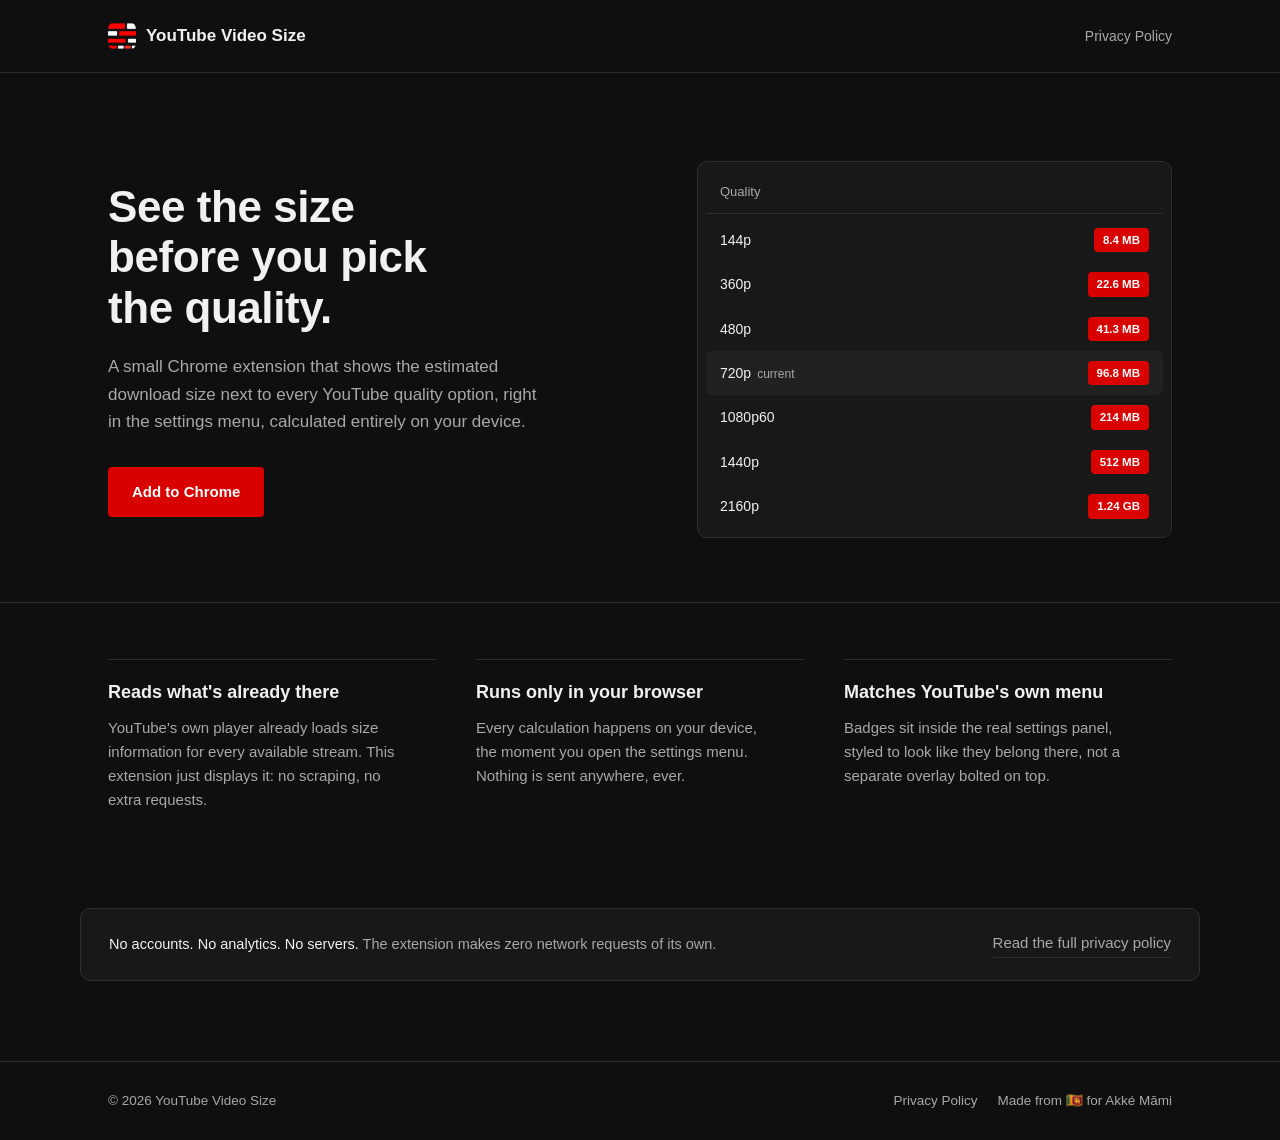
<file: index.html>
<!doctype html>
<html lang="en">
<head>
<meta charset="utf-8">
<meta name="viewport" content="width=device-width, initial-scale=1">
<title>YouTube Video Size | See the download size of every quality</title>
<meta name="description" content="A Chrome extension that shows the estimated file size next to every YouTube quality option. Runs entirely in your browser. No server, no data collection.">
<meta name="robots" content="index, follow">
<meta name="theme-color" content="#0f0f0f">
<link rel="canonical" href="https://ijasxyz.github.io/youtube-video-size/">

<meta property="og:type" content="website">
<meta property="og:title" content="YouTube Video Size | See the download size of every quality">
<meta property="og:description" content="A Chrome extension that shows the estimated file size next to every YouTube quality option. Runs entirely in your browser. No server, no data collection.">
<meta property="og:url" content="https://ijasxyz.github.io/youtube-video-size/">
<meta property="og:image" content="https://ijasxyz.github.io/youtube-video-size/assets/images/640x400.png">
<meta property="og:image:width" content="640">
<meta property="og:image:height" content="400">
<meta name="twitter:card" content="summary_large_image">
<meta name="twitter:title" content="YouTube Video Size | See the download size of every quality">
<meta name="twitter:description" content="A Chrome extension that shows the estimated file size next to every YouTube quality option.">
<meta name="twitter:image" content="https://ijasxyz.github.io/youtube-video-size/assets/images/640x400.png">

<link rel="icon" type="image/png" href="assets/images/icon48.png">
<link rel="stylesheet" href="assets/css/styles.css">
<script type="application/ld+json">
{
  "@context": "https://schema.org",
  "@type": "SoftwareApplication",
  "name": "YouTube Video Size",
  "applicationCategory": "BrowserApplication",
  "operatingSystem": "Chrome",
  "description": "Shows the estimated file size next to every YouTube quality option, entirely client-side.",
  "offers": {
    "@type": "Offer",
    "price": "0",
    "priceCurrency": "USD"
  }
}
</script>
</head>
<body>

<nav class="site-nav">
  <div class="wrap">
    <a class="brand" href="index.html">
      <img src="assets/images/icon48.png" width="28" height="28" alt="">
      YouTube Video Size
    </a>
    <div class="nav-links">
      <a href="privacy-policy.html">Privacy Policy</a>
    </div>
  </div>
</nav>

<header class="hero">
  <div class="wrap">
    <div>
      <h1>See the size before you pick the quality.</h1>
      <p class="lead">A small Chrome extension that shows the estimated download size next to every YouTube quality option, right in the settings menu, calculated entirely on your device.</p>
      <div class="cta-row">
        <a class="btn-primary" href="https://chromewebstore.google.com/detail/youtube-video-size/ibmaneghljiadkbjpfmglflpbgfigkka" target="_blank" rel="noopener">Add to Chrome</a>
      </div>
    </div>
    <div class="menu-mock" aria-hidden="true">
      <div class="menu-title">Quality</div>
      <div class="menu-row"><span class="label">144p</span><span class="size-pill">8.4 MB</span></div>
      <div class="menu-row"><span class="label">360p</span><span class="size-pill">22.6 MB</span></div>
      <div class="menu-row"><span class="label">480p</span><span class="size-pill">41.3 MB</span></div>
      <div class="menu-row is-current"><span class="label">720p<span class="sub">current</span></span><span class="size-pill">96.8 MB</span></div>
      <div class="menu-row"><span class="label">1080p60</span><span class="size-pill">214 MB</span></div>
      <div class="menu-row"><span class="label">1440p</span><span class="size-pill">512 MB</span></div>
      <div class="menu-row"><span class="label">2160p</span><span class="size-pill">1.24 GB</span></div>
    </div>
  </div>
</header>

<section class="features">
  <div class="wrap">
    <div class="feature">
      <h3>Reads what's already there</h3>
      <p>YouTube's own player already loads size information for every available stream. This extension just displays it: no scraping, no extra requests.</p>
    </div>
    <div class="feature">
      <h3>Runs only in your browser</h3>
      <p>Every calculation happens on your device, the moment you open the settings menu. Nothing is sent anywhere, ever.</p>
    </div>
    <div class="feature">
      <h3>Matches YouTube's own menu</h3>
      <p>Badges sit inside the real settings panel, styled to look like they belong there, not a separate overlay bolted on top.</p>
    </div>
  </div>
</section>

<section class="trust">
  <div class="wrap">
    <p><strong>No accounts. No analytics. No servers.</strong> The extension makes zero network requests of its own.</p>
    <a class="link-secondary" href="privacy-policy.html">Read the full privacy policy</a>
  </div>
</section>

<footer class="site-footer">
  <div class="wrap">
    <span>&copy; 2026 YouTube Video Size</span>
    <div class="foot-links">
      <a href="privacy-policy.html">Privacy Policy</a>
      <a href="https://ijas.xyz" target="_blank" rel="noopener">Made from 🇱🇰 for Akké Māmi</a>
    </div>
  </div>
</footer>

</body>
</html>
</file>
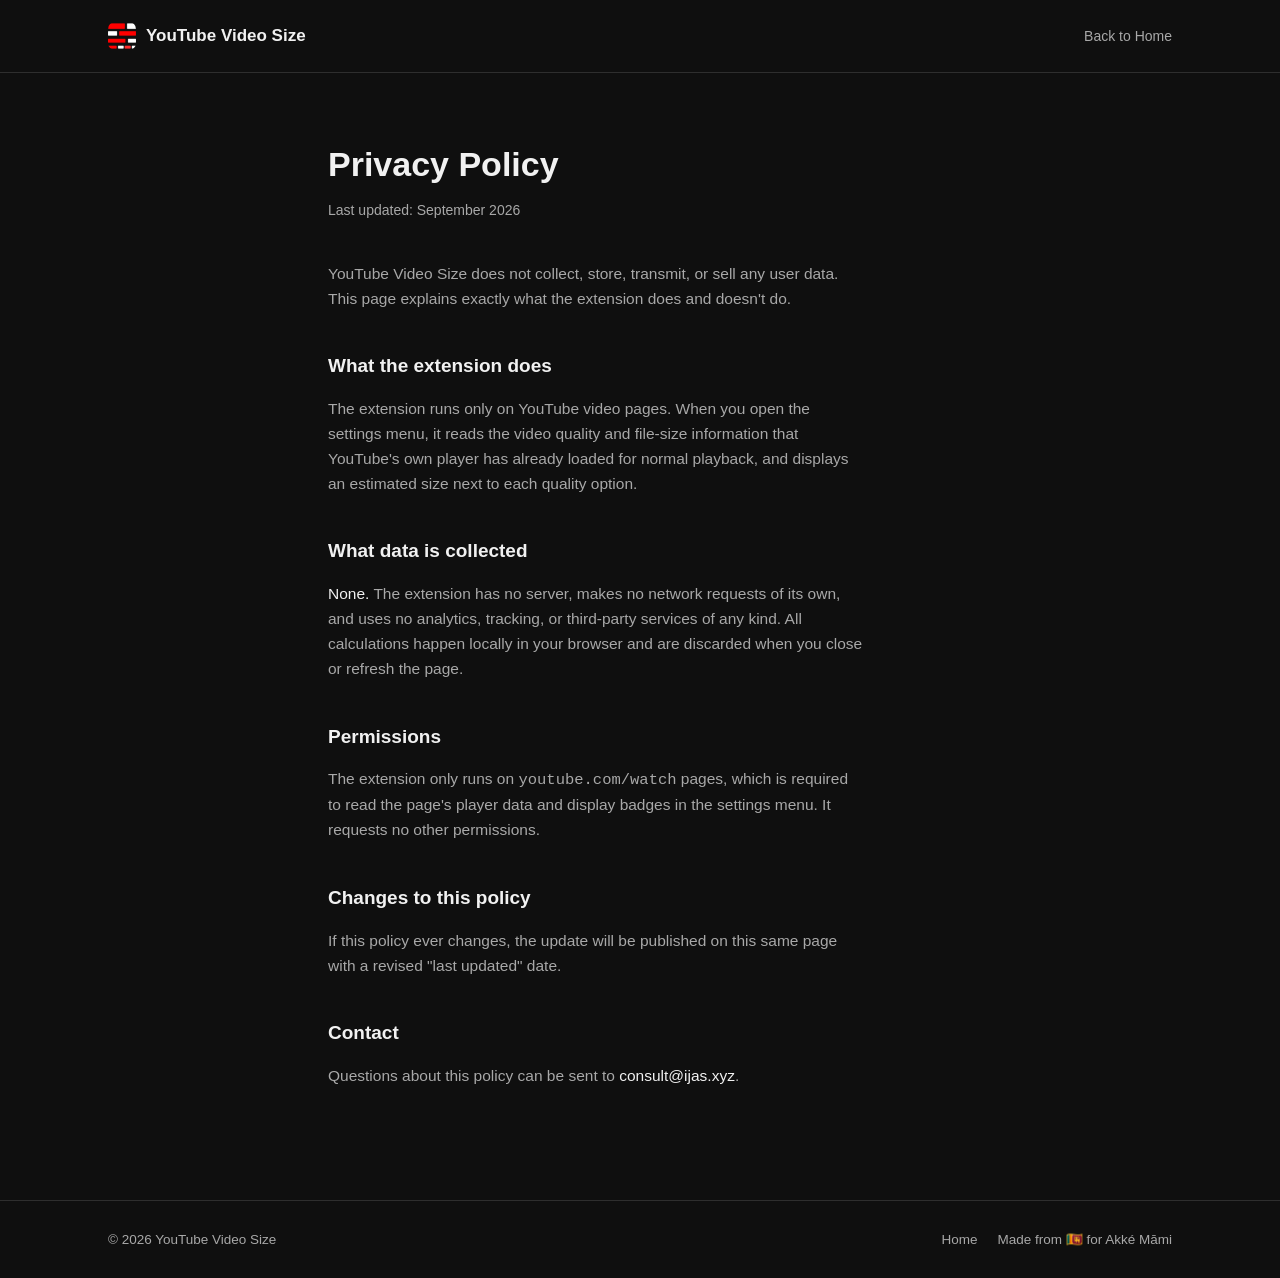
<file: privacy-policy.html>
<!doctype html>
<html lang="en">
<head>
<meta charset="utf-8">
<meta name="viewport" content="width=device-width, initial-scale=1">
<title>Privacy Policy | YouTube Video Size</title>
<meta name="description" content="Privacy policy for the YouTube Video Size Chrome extension. No data is collected, stored, or transmitted.">
<meta name="robots" content="index, follow">
<meta name="theme-color" content="#0f0f0f">
<link rel="canonical" href="https://ijasxyz.github.io/youtube-video-size/privacy-policy.html">
<meta property="og:type" content="website">
<meta property="og:title" content="Privacy Policy | YouTube Video Size">
<meta property="og:description" content="Privacy policy for the YouTube Video Size Chrome extension. No data is collected, stored, or transmitted.">
<meta property="og:url" content="https://ijasxyz.github.io/youtube-video-size/privacy-policy.html">
<meta property="og:image" content="https://ijasxyz.github.io/youtube-video-size/assets/images/640x400.png">
<meta property="og:image:width" content="640">
<meta property="og:image:height" content="400">
<meta name="twitter:card" content="summary_large_image">
<meta name="twitter:title" content="Privacy Policy | YouTube Video Size">
<meta name="twitter:image" content="https://ijasxyz.github.io/youtube-video-size/assets/images/640x400.png">
<link rel="icon" type="image/png" href="assets/images/icon48.png">
<link rel="stylesheet" href="assets/css/styles.css">
</head>
<body>
<nav class="site-nav">
  <div class="wrap">
    <a class="brand" href="index.html">
      <img src="assets/images/icon48.png" width="28" height="28" alt="">
      YouTube Video Size
    </a>
    <div class="nav-links">
      <a href="index.html">Back to Home</a>
    </div>
  </div>
</nav>
<main class="policy">
  <div class="wrap">
    <h1>Privacy Policy</h1>
    <p class="updated">Last updated: September 2026</p>
    <p>YouTube Video Size does not collect, store, transmit, or sell any user data. This page explains exactly what the extension does and doesn't do.</p>
    <h2>What the extension does</h2>
    <p>The extension runs only on YouTube video pages. When you open the settings menu, it reads the video quality and file-size information that YouTube's own player has already loaded for normal playback, and displays an estimated size next to each quality option.</p>
    <h2>What data is collected</h2>
    <p><strong>None.</strong> The extension has no server, makes no network requests of its own, and uses no analytics, tracking, or third-party services of any kind. All calculations happen locally in your browser and are discarded when you close or refresh the page.</p>
    <h2>Permissions</h2>
    <p>The extension only runs on <code>youtube.com/watch</code> pages, which is required to read the page's player data and display badges in the settings menu. It requests no other permissions.</p>
    <h2>Changes to this policy</h2>
    <p>If this policy ever changes, the update will be published on this same page with a revised "last updated" date.</p>
    <h2>Contact</h2>
    <p>Questions about this policy can be sent to <strong>consult@ijas.xyz</strong>.</p>
  </div>
</main>
<footer class="site-footer">
  <div class="wrap">
    <span>&copy; 2026 YouTube Video Size</span>
    <div class="foot-links">
      <a href="index.html">Home</a>
      <a href="https://ijas.xyz" target="_blank" rel="noopener">Made from 🇱🇰 for Akké Māmi</a>
    </div>
  </div>
</footer>
</body>
</html>
</file>
<file: assets/css/styles.css>
:root {
  --bg: #0f0f0f;
  --surface: #181818;
  --surface-2: #212121;
  --border: #2e2e2e;
  --text: #f1f1f1;
  --text-dim: #a8a8a8;
  --red: #ff0000;
  --red-dark: #d90000;
  --white: #ffffff;
  --radius-sm: 4px;
  --radius-md: 10px;
  --font-display: -apple-system, "Segoe UI", "Helvetica Neue", Arial, sans-serif;
  --font-body: -apple-system, "Segoe UI", Roboto, "Helvetica Neue", Arial, sans-serif;
  --content-width: 1120px;
}

* { box-sizing: border-box; }

html { color-scheme: dark; }

body {
  margin: 0;
  background: var(--bg);
  color: var(--text);
  font-family: var(--font-body);
  font-size: 16px;
  line-height: 1.6;
  -webkit-font-smoothing: antialiased;
}

@media (prefers-reduced-motion: reduce) {
  * { transition: none !important; animation: none !important; }
}

a {
  color: inherit;
  text-decoration: none;
}

a:focus-visible,
button:focus-visible {
  outline: 2px solid var(--red);
  outline-offset: 2px;
  border-radius: var(--radius-sm);
}

.wrap {
  max-width: var(--content-width);
  margin: 0 auto;
  padding: 0 28px;
}

/* Nav */
.site-nav {
  border-bottom: 1px solid var(--border);
}

.site-nav .wrap {
  display: flex;
  align-items: center;
  justify-content: space-between;
  height: 72px;
}

.brand {
  display: flex;
  align-items: center;
  gap: 10px;
  font-family: var(--font-display);
  font-weight: 600;
  font-size: 17px;
}

.brand img {
  width: 28px;
  height: 28px;
  border-radius: 7px;
  display: block;
}

.nav-links {
  display: flex;
  align-items: center;
  gap: 28px;
  font-size: 14px;
  color: var(--text-dim);
}

.nav-links a:hover {
  color: var(--text);
}

/* Hero */
.hero {
  padding: 88px 0 64px;
}

.hero .wrap {
  display: grid;
  grid-template-columns: 1.05fr 0.95fr;
  gap: 64px;
  align-items: center;
}

.hero h1 {
  font-family: var(--font-display);
  font-weight: 600;
  font-size: 44px;
  line-height: 1.15;
  letter-spacing: -0.01em;
  margin: 0 0 20px;
  max-width: 15ch;
}

.hero p.lead {
  color: var(--text-dim);
  font-size: 17px;
  max-width: 46ch;
  margin: 0 0 32px;
}

.cta-row {
  display: flex;
  align-items: center;
  gap: 24px;
  flex-wrap: wrap;
}

.btn-primary {
  display: inline-block;
  background: var(--red-dark);
  color: var(--white);
  font-weight: 600;
  font-size: 15px;
  padding: 13px 24px;
  border-radius: var(--radius-sm);
  transition: background-color 0.15s ease;
}

.btn-primary:hover {
  background: var(--red);
}

.link-secondary {
  font-size: 15px;
  color: var(--text-dim);
  border-bottom: 1px solid var(--border);
  padding-bottom: 2px;
  transition: color 0.15s ease, border-color 0.15s ease;
}

.link-secondary:hover {
  color: var(--text);
  border-color: var(--text-dim);
}

/* Mock player quality menu */
.menu-mock {
  background: var(--surface);
  border: 1px solid var(--border);
  border-radius: var(--radius-md);
  padding: 8px;
  font-size: 14px;
}

.menu-mock .menu-title {
  padding: 12px 14px 10px;
  font-size: 13px;
  color: var(--text-dim);
  border-bottom: 1px solid var(--border);
  margin-bottom: 4px;
}

.menu-row {
  display: flex;
  align-items: center;
  justify-content: space-between;
  padding: 10px 14px;
  border-radius: 6px;
}

.menu-row.is-current {
  background: var(--surface-2);
}

.menu-row .label {
  color: var(--text);
}

.menu-row .label .sub {
  color: var(--text-dim);
  font-size: 12px;
  margin-left: 6px;
}

.size-pill {
  background: var(--red-dark);
  color: var(--white);
  font-weight: 600;
  font-size: 11.5px;
  padding: 3px 9px;
  border-radius: 4px;
  font-variant-numeric: tabular-nums;
  white-space: nowrap;
}

/* Feature row */
.features {
  padding: 56px 0;
  border-top: 1px solid var(--border);
}

.features .wrap {
  display: grid;
  grid-template-columns: repeat(3, 1fr);
  gap: 40px;
}

.feature h3 {
  font-family: var(--font-display);
  font-weight: 600;
  font-size: 18px;
  margin: 0 0 10px;
  border-top: 1px solid var(--border);
  padding-top: 18px;
}

.feature p {
  color: var(--text-dim);
  font-size: 15px;
  margin: 0;
  max-width: 36ch;
}

/* Trust strip */
.trust {
  padding: 40px 0 80px;
}

.trust .wrap {
  display: flex;
  align-items: center;
  justify-content: space-between;
  flex-wrap: wrap;
  gap: 16px;
  background: var(--surface);
  border: 1px solid var(--border);
  border-radius: var(--radius-md);
  padding: 22px 28px;
}

.trust p {
  margin: 0;
  color: var(--text-dim);
  font-size: 14.5px;
}

.trust p strong {
  color: var(--text);
  font-weight: 500;
}

/* Footer */
.site-footer {
  border-top: 1px solid var(--border);
  padding: 28px 0;
}

.site-footer .wrap {
  display: flex;
  align-items: center;
  justify-content: space-between;
  flex-wrap: wrap;
  gap: 12px;
  font-size: 13.5px;
  color: var(--text-dim);
}

.site-footer .foot-links {
  display: flex;
  gap: 20px;
}

.site-footer a:hover {
  color: var(--text);
}

/* Policy page */
.policy {
  padding: 64px 0 96px;
}

.policy .wrap {
  max-width: 680px;
}

.policy h1 {
  font-family: var(--font-display);
  font-weight: 600;
  font-size: 34px;
  margin: 0 0 8px;
}

.policy .updated {
  color: var(--text-dim);
  font-size: 14px;
  margin: 0 0 40px;
}

.policy h2 {
  font-family: var(--font-display);
  font-weight: 600;
  font-size: 19px;
  margin: 40px 0 12px;
}

.policy p, .policy li {
  color: var(--text-dim);
  font-size: 15.5px;
  max-width: 62ch;
}

.policy strong {
  color: var(--text);
  font-weight: 500;
}

.policy ul {
  padding-left: 20px;
}

@media (max-width: 860px) {
  .hero .wrap { grid-template-columns: 1fr; gap: 40px; }
  .features .wrap { grid-template-columns: 1fr; gap: 28px; }
  .hero h1 { font-size: 34px; }
}
</file>
